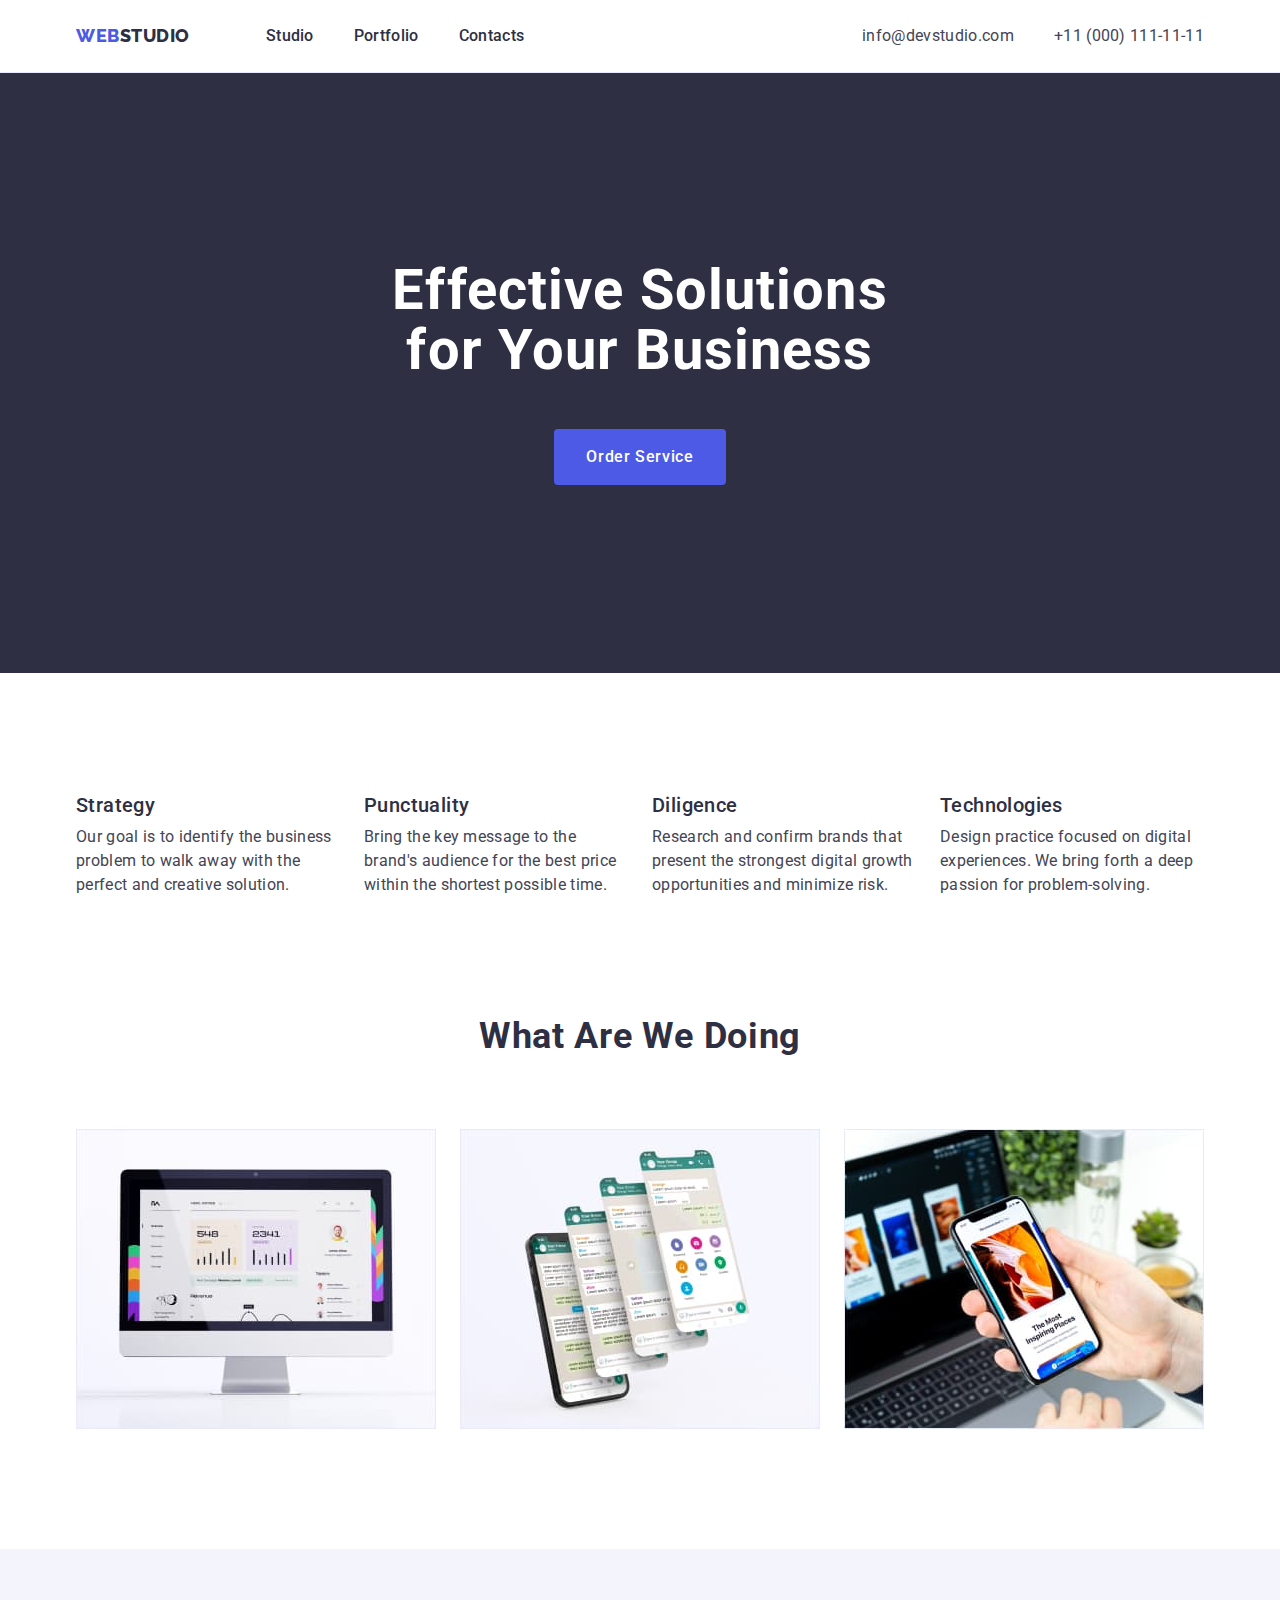
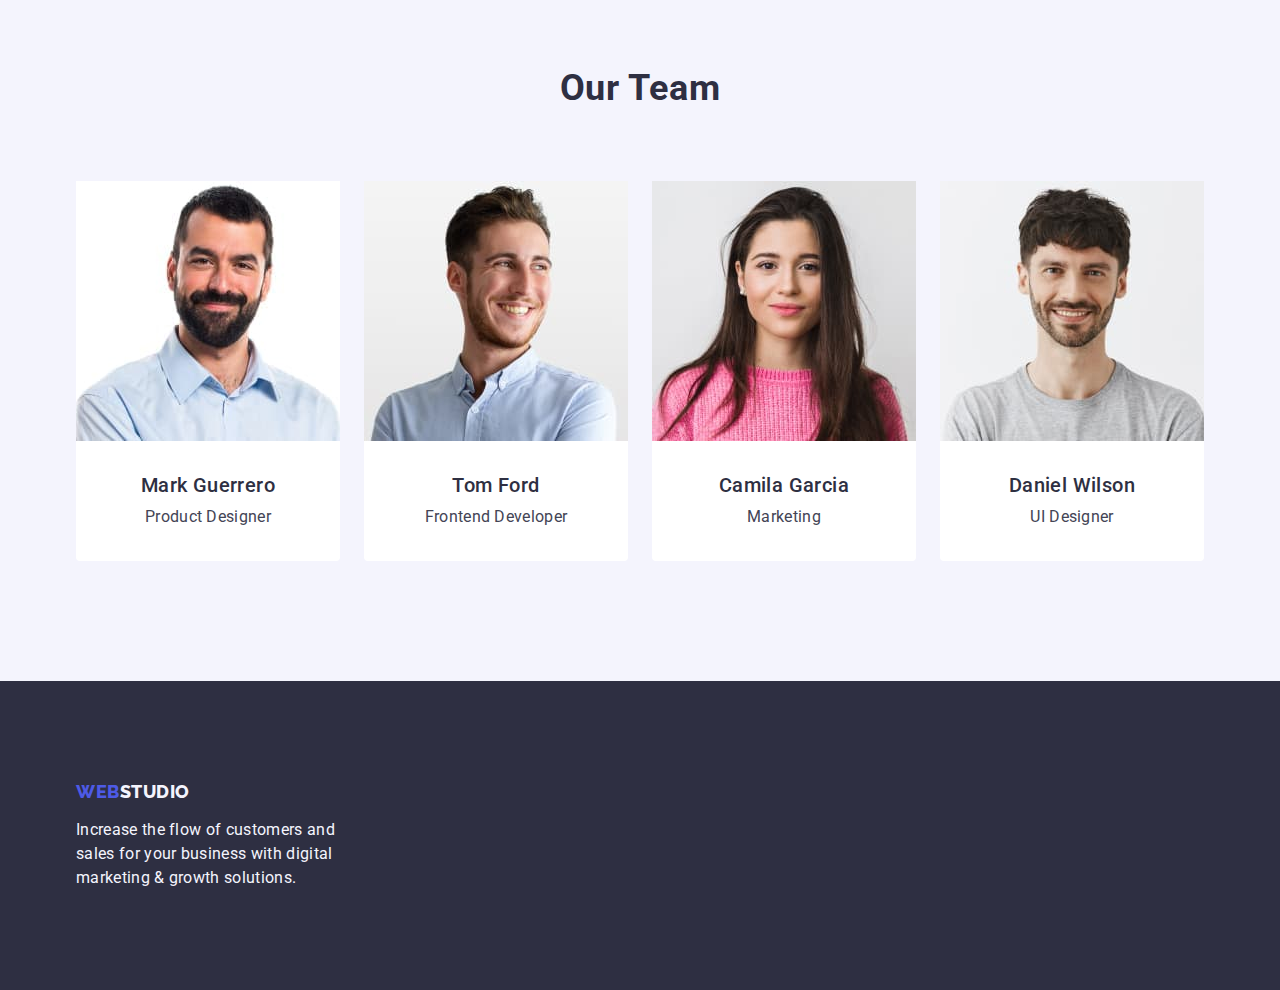
<file: index.html>
<!DOCTYPE html>
<html lang="en">

<head>
    <meta charset="UTF-8">
    <meta http-equiv="X-UA-Compatible" content="IE=edge">
    <meta name="viewport" content="width=device-width, initial-scale=1.0">
    <link rel="preconnect" href="https://fonts.googleapis.com">
    <link rel="preconnect" href="https://fonts.gstatic.com" crossorigin>
    <link
        href="https://fonts.googleapis.com/css2?family=Raleway:wght@800&family=Roboto:wght@400;500;700;900&display=swap"
        rel="stylesheet">
    <link rel="stylesheet" href="https://cdn.jsdelivr.net/npm/modern-normalize@2.0.0/modern-normalize.min.css">
    <link rel="stylesheet" href="./css/styles.css" />
    <title>WebStudio</title>

</head>

<body>
    <!--Location page-->

    <header class="header">
        <div class="container header-container">
            <nav class="header-nav">
                <a class="header-logo link" href="./index.html">Web<span class="header-logo-text">Studio</span></a>
                <ul class="header-menu list">
                    <li class="header-menu-item"><a href="./index.html" class="header-menu-link link">Studio</a></li>
                    <li class="header-menu-item"><a href="./portfolio.html" class="header-menu-link link">Portfolio</a>
                    </li>
                    <li class="header-menu-item"><a href="" class="header-menu-link link">Contacts</a></li>
                </ul>
            </nav>
            <address class="address">
                <ul class="header-soc list">
                    <li>
                        <a class="header-soc-link link" href="mailto:info@devstudio.com"> <span
                                class="header-soc-text">info@devstudio.com</span></a>
                    </li>
                    <li>
                        <a class="header-soc-link link" href="tel:+110001111111"> <span class="header-soc-text">+11
                                (000)
                                111-11-11</span></a>
                    </li>
                </ul>
            </address>
        </div>
    </header>

    <main>
        <!--Шапка-->
        <section class="hero">
            <div class="container">
                <h1 class="hero-tittle">Effective Solutions for Your Business</h1>
                <button class="button" type="button"><span class="hero-text-btn">Order Service</span></button>
            </div>

        </section>
        <!--Опис сторiнки-->
        <section class="order">
            <div class="container">
                <h2 class="visually-hidden">Order Service</h2>
                <ul class="order-list list">
                    <li class="order-item">
                        <h3 class="order-item-tittle">Strategy</h3>
                        <p class="order-item-text">Our goal is to identify the business problem to walk away with the
                            perfect and
                            creative solution.
                        </p>
                    </li>
                    <li class="order-item">
                        <h3 class="order-item-tittle">Punctuality</h3>
                        <p class="order-item-text">Bring the key message to the brand's audience for the best price
                            within
                            the
                            shortest possible
                            time.</p>
                    </li>
                    <li class="order-item">
                        <h3 class="order-item-tittle">Diligence</h3>
                        <p class="order-item-text">Research and confirm brands that present the strongest digital growth
                            opportunities
                            and minimize
                            risk.</p>
                    </li>
                    <li class="order-item">
                        <h3 class="order-item-tittle">Technologies</h3>
                        <p class="order-item-text">Design practice focused on digital experiences. We bring forth a deep
                            passion for
                            problem-solving.</p>
                    </li>
                </ul>
            </div>

        </section>
        <!--Опис роботи-->
        <section class="services">
            <div class="container">
                <h2 class="services-tittle">What are we doing</h2>
                <ul class="services-list list">
                    <li class="services-item"><img src="./images/img1.jpg" alt="computer" width="360" height="300"></li>
                    <li class="services-item"><img src="./images/img2.jpg" alt="phone" width="360" height="300"></li>
                    <li class="services-item"><img src="./images/img3.jpg" alt="maket" width="360" height="300"></li>
                </ul>
            </div>

        </section>
        <!--Команда-->
        <section class="team">
            <div class="container">
                <h2 class="team-tittle">Our Team</h2>
                <ul class="team-list list">
                    <li class="team-item">
                        <img src="./images/MarkG.jpg" alt="Designer" width="264" height="260">
                        <div class="team-sub-text">
                            <h3 class="team-staff">Mark Guerrero</h3>
                            <p class="team-text">Product Designer</p>
                        </div>

                    </li>
                    <li class="team-item">
                        <img src="./images/TomFord.jpg" alt="Fronten" width="264" height="260">
                        <div class="team-sub-text">
                            <h3 class="team-staff">Tom Ford</h3>
                            <p class="team-text">Frontend Developer</p>
                        </div>

                    </li>
                    <li class="team-item">
                        <img src="./images/CamilaGa.jpg" alt="market" width="264" height="260">
                        <div class="team-sub-text">
                            <h3 class="team-staff">Camila Garcia</h3>
                            <p class="team-text">Marketing</p>
                        </div>

                    </li>
                    <li class="team-item">
                        <img src="./images/DanielW.jpg" alt="UI" width="264" height="260">
                        <div class="team-sub-text">
                            <h3 class="team-staff">Daniel Wilson</h3>
                            <p class="team-text">UI Designer</p>
                        </div>

                    </li>
                </ul>
            </div>

        </section>
    </main>
    <footer class="footer">
        <div class="container footer-conteiner">
            <a class="footer-logo link" href="./index.html">Web<span class="footer-tittle">Studio</span></a>
            <p class="footer-text">
                Increase the flow of customers and sales for your business with digital marketing & growth solutions.
            </p>
        </div>

    </footer>
</body>

</html>
</file>
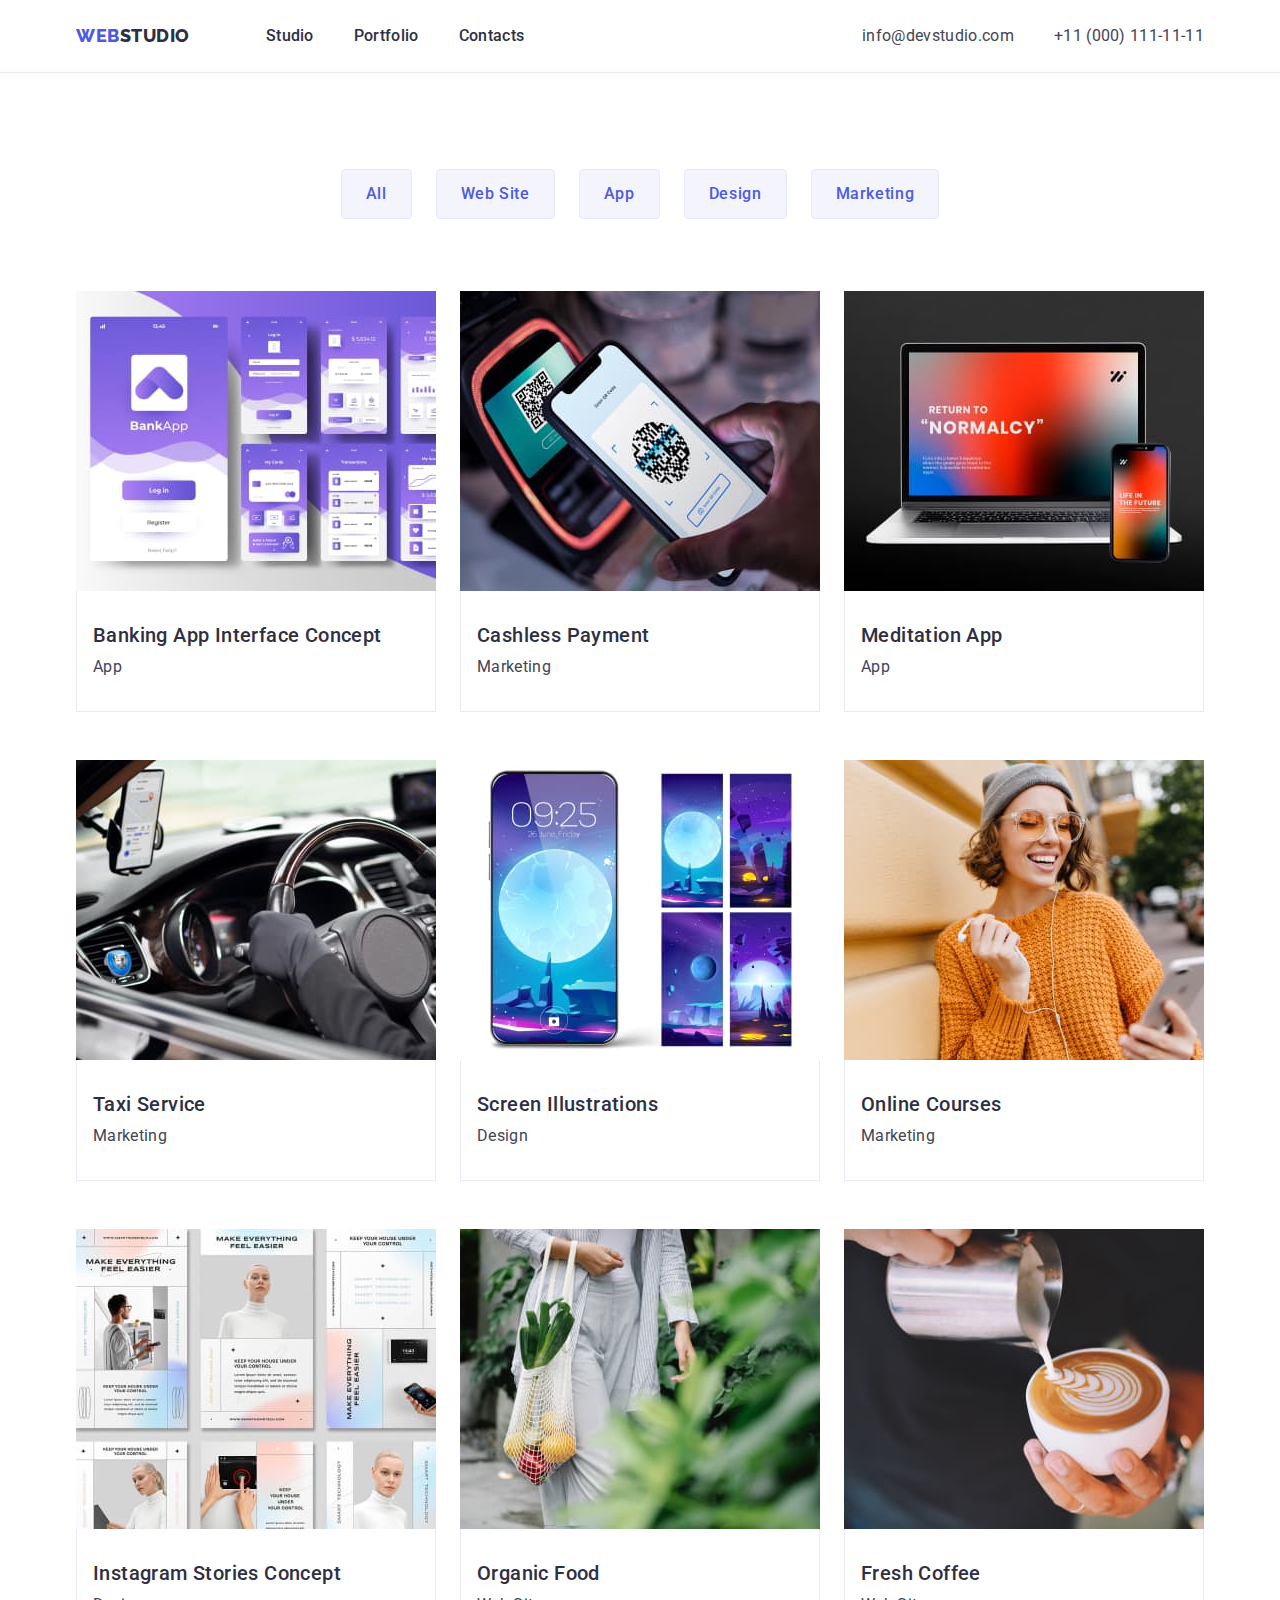
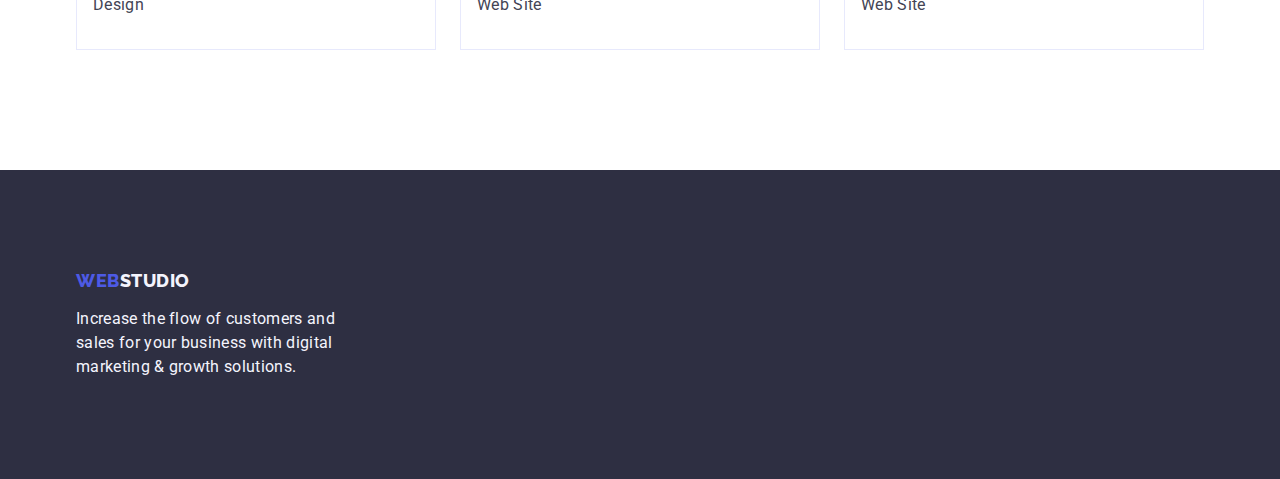
<file: portfolio.html>
<!DOCTYPE html>
<html lang="en">

<head>
    <meta charset="UTF-8">
    <meta http-equiv="X-UA-Compatible" content="IE=edge">
    <meta name="viewport" content="width=device-width, initial-scale=1.0">
    <link rel="preconnect" href="https://fonts.googleapis.com">
    <link rel="preconnect" href="https://fonts.gstatic.com" crossorigin>
    <link
        href="https://fonts.googleapis.com/css2?family=Raleway:wght@800&family=Roboto:wght@400;500;700;900&display=swap"
        rel="stylesheet">
    <link rel="stylesheet" href="https://cdn.jsdelivr.net/npm/modern-normalize@2.0.0/modern-normalize.min.css">
    <link rel="stylesheet" href="./css/styles.css" />
    <title>Portfolio</title>


</head>

<body>
    <!----------------------HERO------------------------------------>
    <header class="header">
        <div class="container header-container">
            <nav class="header-nav">
                <a class="header-logo link" href="./index.html">Web<span class="header-logo-text">Studio</span></a>
                <ul class="header-menu list">
                    <li class="header-menu-item"><a href="./index.html" class="header-menu-link link">Studio</a></li>
                    <li class="header-menu-item"><a href="./portfolio.html" class="header-menu-link link">Portfolio</a>
                    </li>
                    <li class="header-menu-item"><a href="" class="header-menu-link link">Contacts</a></li>
                </ul>
            </nav>
            <address class="address">
                <ul class="header-soc list">
                    <li>
                        <a class="header-soc-link link" href="mailto:info@devstudio.com"> <span
                                class="header-soc-text">info@devstudio.com</span></a>
                    </li>
                    <li>
                        <a class="header-soc-link link" href="tel:+110001111111"> <span class="header-soc-text">+11
                                (000)
                                111-11-11</span></a>
                    </li>
                </ul>
            </address>
        </div>
    </header>
    <main>
        <!----------------NAVIGATION------------------------>
        <section class="main-portfolio">
            <div class="container">
                <h1 class="visually-hidden">Pages</h1>
                <ul class="list-buton list">
                    <li class="item-button"><button type="button" class="button-item">All</button></li>
                    <li class="item-button"><button type="button" class="button-item">Web Site</button></li>
                    <li class="item-button"><button type="button" class="button-item">App</button></li>
                    <li class="item-button"><button type="button" class="button-item">Design</button></li>
                    <li class="item-button"><button type="button" class="button-item">Marketing</button></li>
                </ul>

                <!---------------SERVICES------------------------------------------->

                <ul class="list-portf-serv list">
                    <li class="portfol-list-item">

                        <a class="link" href="./portfolio.html">
                            <img src="./images/bank.jpg" alt="banking payment" width="360" height="300">
                            <div class="team-portfolio">
                                <h2 class="technologies-team">Banking App Interface Concept</h2>
                                <p class="technologies-text">App</p>

                            </div>
                        </a>

                    </li>
                    <li class="portfol-list-item">
                        <a class="link" href="./portfolio.html">
                            <img src="./images/payment.jpg" alt="cashless" width="360" height="300">
                            <div class="team-portfolio">
                                <h2 class="technologies-team">Cashless Payment</h2>
                                <p class="technologies-text">Marketing</p>
                            </div>
                        </a>

                    </li>
                    <li class="portfol-list-item">
                        <a class="link" href="./portfolio.html">
                            <img src="./images/app.jpg" alt="for app" width="360" height="300">
                            <div class="team-portfolio">
                                <h2 class="technologies-team">Meditation App</h2>
                                <p class="technologies-text">App</p>
                            </div>
                        </a>


                    </li>
                    <!-----------------BLOCK2------------------------>
                    <li class="portfol-list-item">
                        <a class="link" href="./portfolio.html">
                            <img src="./images/servic.jpg" alt="service" width="360" height="300">
                            <div class="team-portfolio">
                                <h2 class="technologies-team">Taxi Service</h2>
                                <p class="technologies-text">Marketing</p>
                            </div>
                        </a>


                    </li>

                    <li class="portfol-list-item">
                        <a class="link" href="./portfolio.html">
                            <img src="./images/screen.jpg" alt="phone" width="360" height="300">
                            <div class="team-portfolio">
                                <h2 class="technologies-team">Screen Illustrations</h2>
                                <p class="technologies-text">Design</p>
                            </div>
                        </a>
                    </li>

                    <li class="portfol-list-item">
                        <a class="link" href="./portfolio.html">
                            <img src="./images/courses.jpg" alt="online study" width="360" height="300">
                            <div class="team-portfolio">
                                <h2 class="technologies-team">Online Courses</h2>
                                <p class="technologies-text">Marketing</p>
                            </div>
                        </a>
                    </li>

                    <!--------------------BLOCK3------------------>

                    <li class="portfol-list-item">
                        <a class="link" href="./portfolio.html">
                            <img src="./images/profile.jpg" alt="account" width="360" height="300">
                            <div class="team-portfolio">
                                <h2 class="technologies-team">Instagram Stories Concept</h2>
                                <p class="technologies-text">Design</p>
                            </div>
                        </a>

                    </li>
                    <li class="portfol-list-item">
                        <a class="link" href="./portfolio.html">
                            <img src="./images/healthy.jpg" alt="vegerable" width="360" height="300">
                            <div class="team-portfolio">
                                <h2 class="technologies-team">Organic Food</h2>
                                <p class="technologies-text">Web Site</p>
                            </div>
                        </a>
                    </li>
                    <li class="portfol-list-item">
                        <a class="link" href="./portfolio.html">
                            <img src="./images/barista.jpg" alt="making coffee" width="360" height="300">
                            <div class="team-portfolio">
                                <h2 class="technologies-team">Fresh Coffee</h2>
                                <p class="technologies-text">Web Site</p>
                            </div>
                        </a>
                    </li>
                </ul>
            </div>



        </section>
    </main>
    <!------------------------footer------------------------------------>
    <footer class="footer">
        <div class="container footer-conteiner">
            <a class="footer-logo link" href="./index.html">Web<span class="footer-tittle">Studio</span></a>
            <p class="footer-text">
                Increase the flow of customers and sales for your business with digital marketing & growth solutions.
            </p>
        </div>

    </footer>
</body>

</html>
</file>
<file: css/styles.css>
:root {
  --brand-color: #2e2f42;
  --text-color: #434455;
  --change-color: #404bbf;
  --logo-color: #4d5ae5;
  --foc-hov-text: #ffffff;
  --bagr-btn: #f4f4fd;
  --border-color: #e7e9fc;
}

body {
  font-family: "Roboto", sans-serif;
  color: var(--text-color);
  background-color: var(--foc-hov-text);
}
.list {
  list-style: none;
}
.link {
  text-decoration: none;
}
img {
  display: block;
}
p,
h1,
h2,
h3,
h4,
h5,
h6 {
  margin-top: 0;
  margin-bottom: 0;
}
ul {
  margin: 0;
  padding-left: 0;
}
img {
  display: block;
}
button {
  font-family: inherit;
  cursor: pointer;
  border: none;
}
.section {
  padding: 0 15px;
  margin: 0 auto;
}
.container {
  width: 100%;
  max-width: 1158px;
  padding: 0 15px;
  margin: 0 auto;
}
.visually-hidden {
  position: absolute;
  width: 1px;
  height: 1px;
  margin: -1px;
  border: 0;
  padding: 0;
  white-space: nowrap;
  clip-path: inset(100%);
  clip: rect(0 0 0 0);
  overflow: hidden;
}
/*-------------------------HEADER------------------------------*/
.header {
  display: flex;
  border-bottom: 1px solid #e7e9fc;
}
.header-container {
  display: flex;
  justify-content: space-between;
  align-items: center;
}
.header-nav {
  display: flex;
  align-items: center;
}
.header-logo {
  font-family: "Raleway", sans-serif;
  font-weight: 800;
  font-size: 18px;
  line-height: 1.17;
  letter-spacing: 0.03em;
  text-transform: uppercase;
  color: var(--logo-color);
  margin-right: 76px;
}
.header-logo-text {
  color: var(--brand-color);
}
.header-menu {
  display: flex;
  gap: 40px;
}

.header-menu-link {
  font-weight: 500;
  font-size: 16px;
  line-height: 1.5;
  letter-spacing: 0.02em;
  color: var(--brand-color);
  padding: 24px 0;
  display: block;
}
.address {
  font-style: normal;
}
.header-soc {
  display: flex;
  gap: 40px;
}
.header-soc-link {
  font-size: 16px;
  line-height: 1.5;
  letter-spacing: 0.02em;
  color: var(--text-color);
  align-items: center;
}

.header-soc-link:focus,
.header-soc-link:hover {
  color: var(--change-color);
}
.header-soc-text:focus,
.header-soc-text:hover {
  color: var(--change-color);
}

.header-menu-link:focus,
.header-menu-link:hover {
  color: var(--change-color);
}

/*-------------------------------HERO------------------------*/

.hero {
  display: flex;
  background-color: var(--brand-color);
  text-align: center;
  align-items: center;
  height: 600px;
  padding: 188px 0;
}

.hero-tittle {
  font-size: 56px;
  line-height: 1.07;
  text-align: center;
  letter-spacing: 0.02em;
  color: var(--foc-hov-text);
  max-width: 496px;
  margin: 0 auto;
  margin-bottom: 48px;
}

.button {
  letter-spacing: 0.04em;
  color: var(--foc-hov-text);
  background-color: var(--logo-color);
  cursor: pointer;
  margin: 0 auto;
  display: block;
  background: #4d5ae5;
  border-radius: 4px;
  border: none;
  align-items: center;
  height: 56px;
  padding: 16px 32px;
  min-width: 169px;
}

.button:focus,
.button:hover {
  background-color: var(--change-color);
}

.hero-text-btn {
  font-family: "Roboto", sans-serif;
  font-weight: 500;
  font-size: 16px;
  line-height: 1.5;
  color: var(--foc-hov-text);
}

/*------------------------------------SECTION ORDER-----------------------------------------*/
.order {
  padding: 120px 0;
}
.order-list {
  display: flex;
  gap: 24px;
}

.order-item-tittle {
  font-weight: 500;
  font-size: 20px;
  line-height: 1.2;
  letter-spacing: 0.02em;
  color: var(--brand-color);
  text-decoration: none;
  margin-bottom: 8px;
}

.order-item-text {
  font-size: 16px;
  line-height: 1.5;
  letter-spacing: 0.02em;
  color: var(--text-color);
  margin-top: 8px;
}
.order-item {
  width: calc((100% - 72px) / 4);
}

/*------------------------------------WHAT WE ARE DOING----------------------------*/
.services {
  padding-bottom: 120px;
}
.services-tittle {
  font-size: 36px;
  line-height: 1.11;
  text-align: center;
  letter-spacing: 0.02em;
  text-transform: capitalize;
  color: var(--brand-color);
  margin-bottom: 72px;
}
.services-list {
  display: flex;
  gap: 24px;
}
.services-item {
  display: flex;
  width: calc((100% - 48px) / 3);
}
/*--------------------------------------TEAM------------------------------------*/

.team {
  background-color: var(--bagr-btn);
  padding: 120px 0;
}
.team-list {
  display: flex;
  gap: 24px;
  justify-content: center;
}

.team-item {
  width: calc((100% - 72px) / 4);
  border-radius: 0px 0px 4px 4px;
  text-align: center;
  background-color: var(--foc-hov-text);
}

.team-tittle {
  font-size: 36px;
  line-height: 1.11;
  text-align: center;
  letter-spacing: 0.02em;
  text-transform: capitalize;
  color: var(--brand-color);
  margin-bottom: 72px;
}

.team-staff {
  font-weight: 500;
  font-size: 20px;
  line-height: 1.2;
  letter-spacing: 0.02em;
  color: var(--brand-color);
  text-align: center;
  margin-bottom: 8px;
}
.team-sub-text {
  padding: 32px 16px;
}
.team-text {
  font-size: 16px;
  line-height: 1.5;
  letter-spacing: 0.02em;
  color: var(--text-color);
  text-align: center;
}

/*----------------------------FOOTER---------------------------------*/

.footer {
  display: block;
  padding: 100px 0;
  background: var(--brand-color);
}
.footer-conteiner {
}
.footer-logo {
  font-family: "Raleway", sans-serif;
  font-weight: 800;
  font-size: 18px;
  line-height: 1.17;
  letter-spacing: 0.03em;
  text-transform: uppercase;
  color: var(--logo-color);
  display: inline-block;
  margin-bottom: 16px;
}
.footer-tittle {
  color: var(--bagr-btn);
}
.footer-text {
  font-size: 16px;
  line-height: 1.5;
  letter-spacing: 0.02em;
  color: var(--bagr-btn);
  max-width: 264px;
}

/*!--------------------------------PORTFOLIO-------------------------------!*/

/*?------------------------------MENU---------------------------*/
.main-portfolio {
  padding-top: 96px;
  padding-bottom: 120px;
}
.list-buton {
  display: flex;
  gap: 24px;
  justify-content: center;
  margin-bottom: 72px;
}

.item-button {
}
.button-item {
  font-family: inherit;
  font-weight: 500;
  font-size: 16px;
  line-height: 1.5;
  letter-spacing: 0.04em;
  color: var(--logo-color);
  background-color: var(--bagr-btn);
  cursor: pointer;
  border: 1px solid var(--border-color);
  border-radius: 4px;
  padding: 12px 24px;
}

.button-item:focus,
.button-item:hover {
  color: var(--foc-hov-text);
  background-color: var(--change-color);
  border: 1px solid transparent;
}

/*?------------------------------MAIN---------------------------*/
.list-portf-serv {
  display: flex;
  flex-wrap: wrap;
  column-gap: 24px;
  row-gap: 48px;
}

.team-portfolio {
  padding: 32px 16px;
  border: 1px solid #e7e9fc;
  border-top: none;
}
.portfol-list-item {
  width: calc((100% - 48px) / 3);
}
.technologies-team {
  font-weight: 500;
  font-size: 20px;
  line-height: 1.2;
  letter-spacing: 0.02em;
  color: var(--brand-color);
  margin-bottom: 8px;
}

.technologies-text {
  font-size: 16px;
  line-height: 1.5;
  letter-spacing: 0.02em;
  color: var(--text-color);
}
</file>
